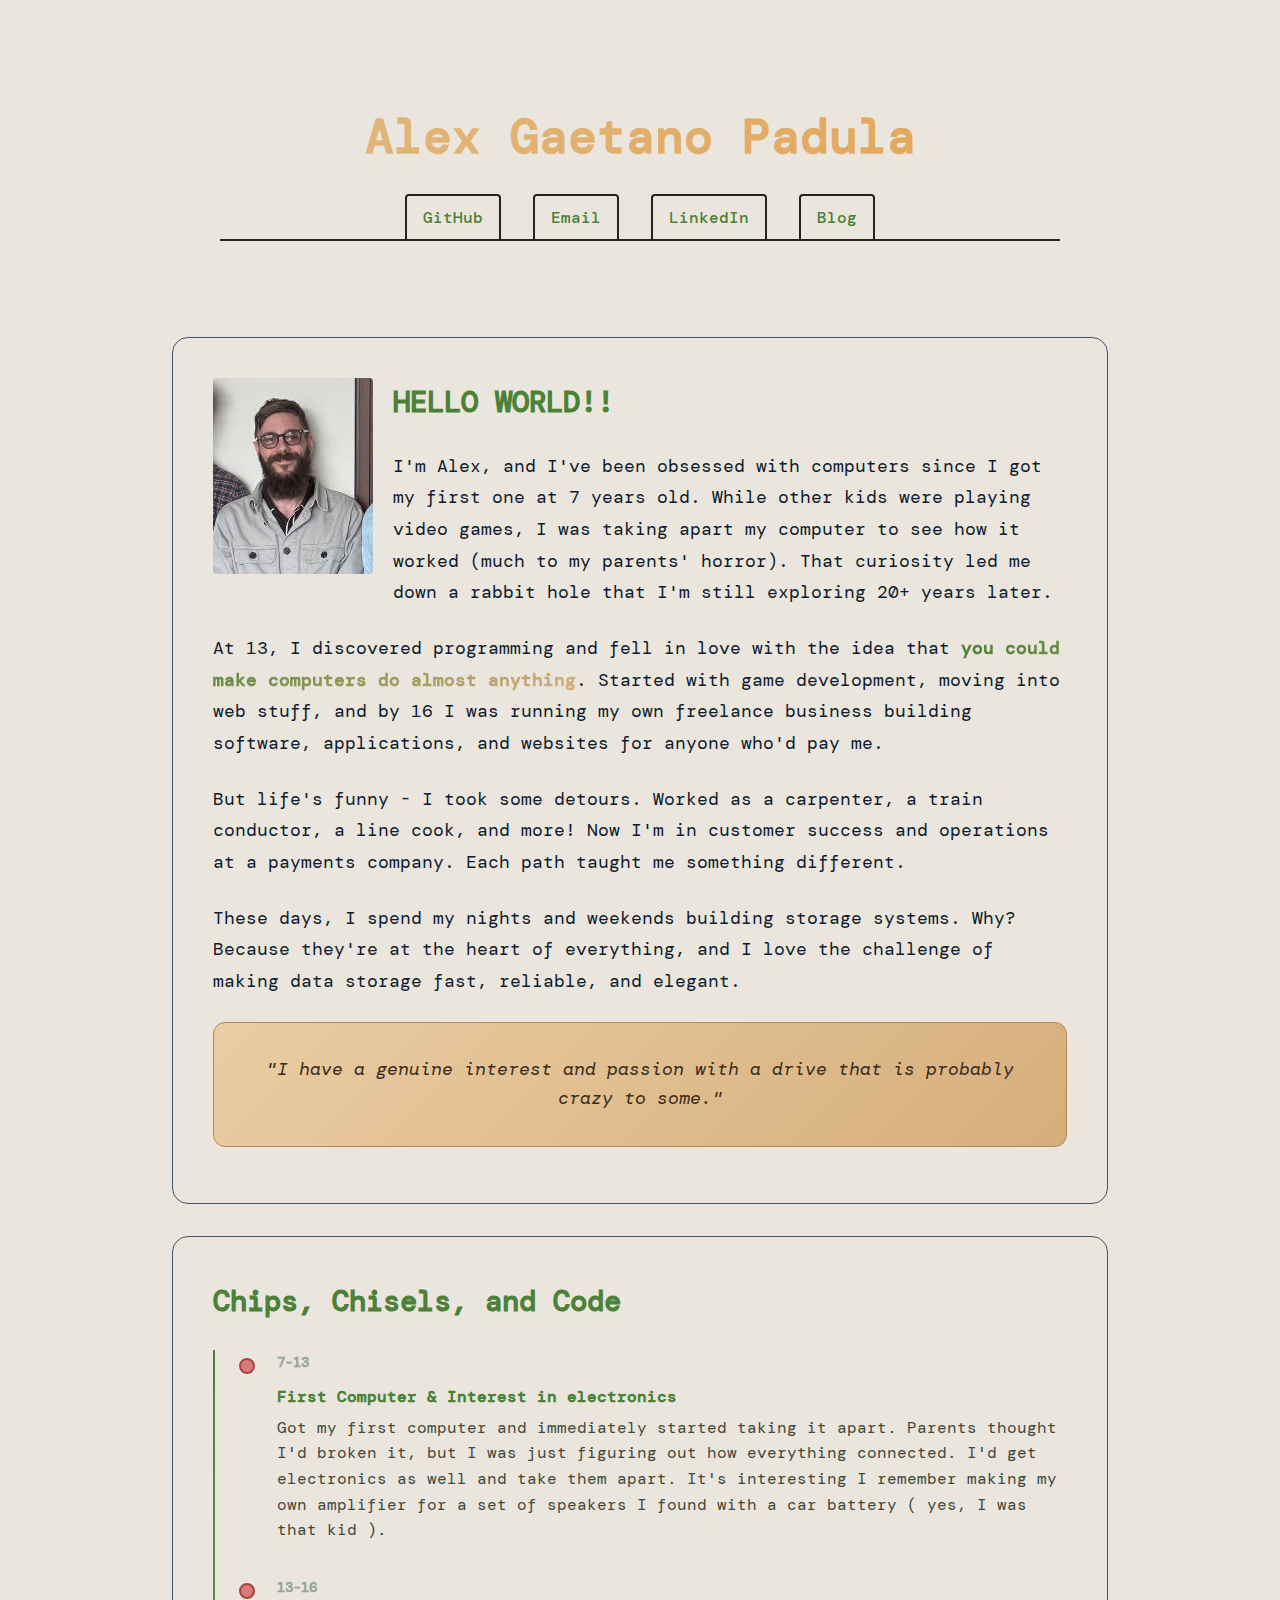
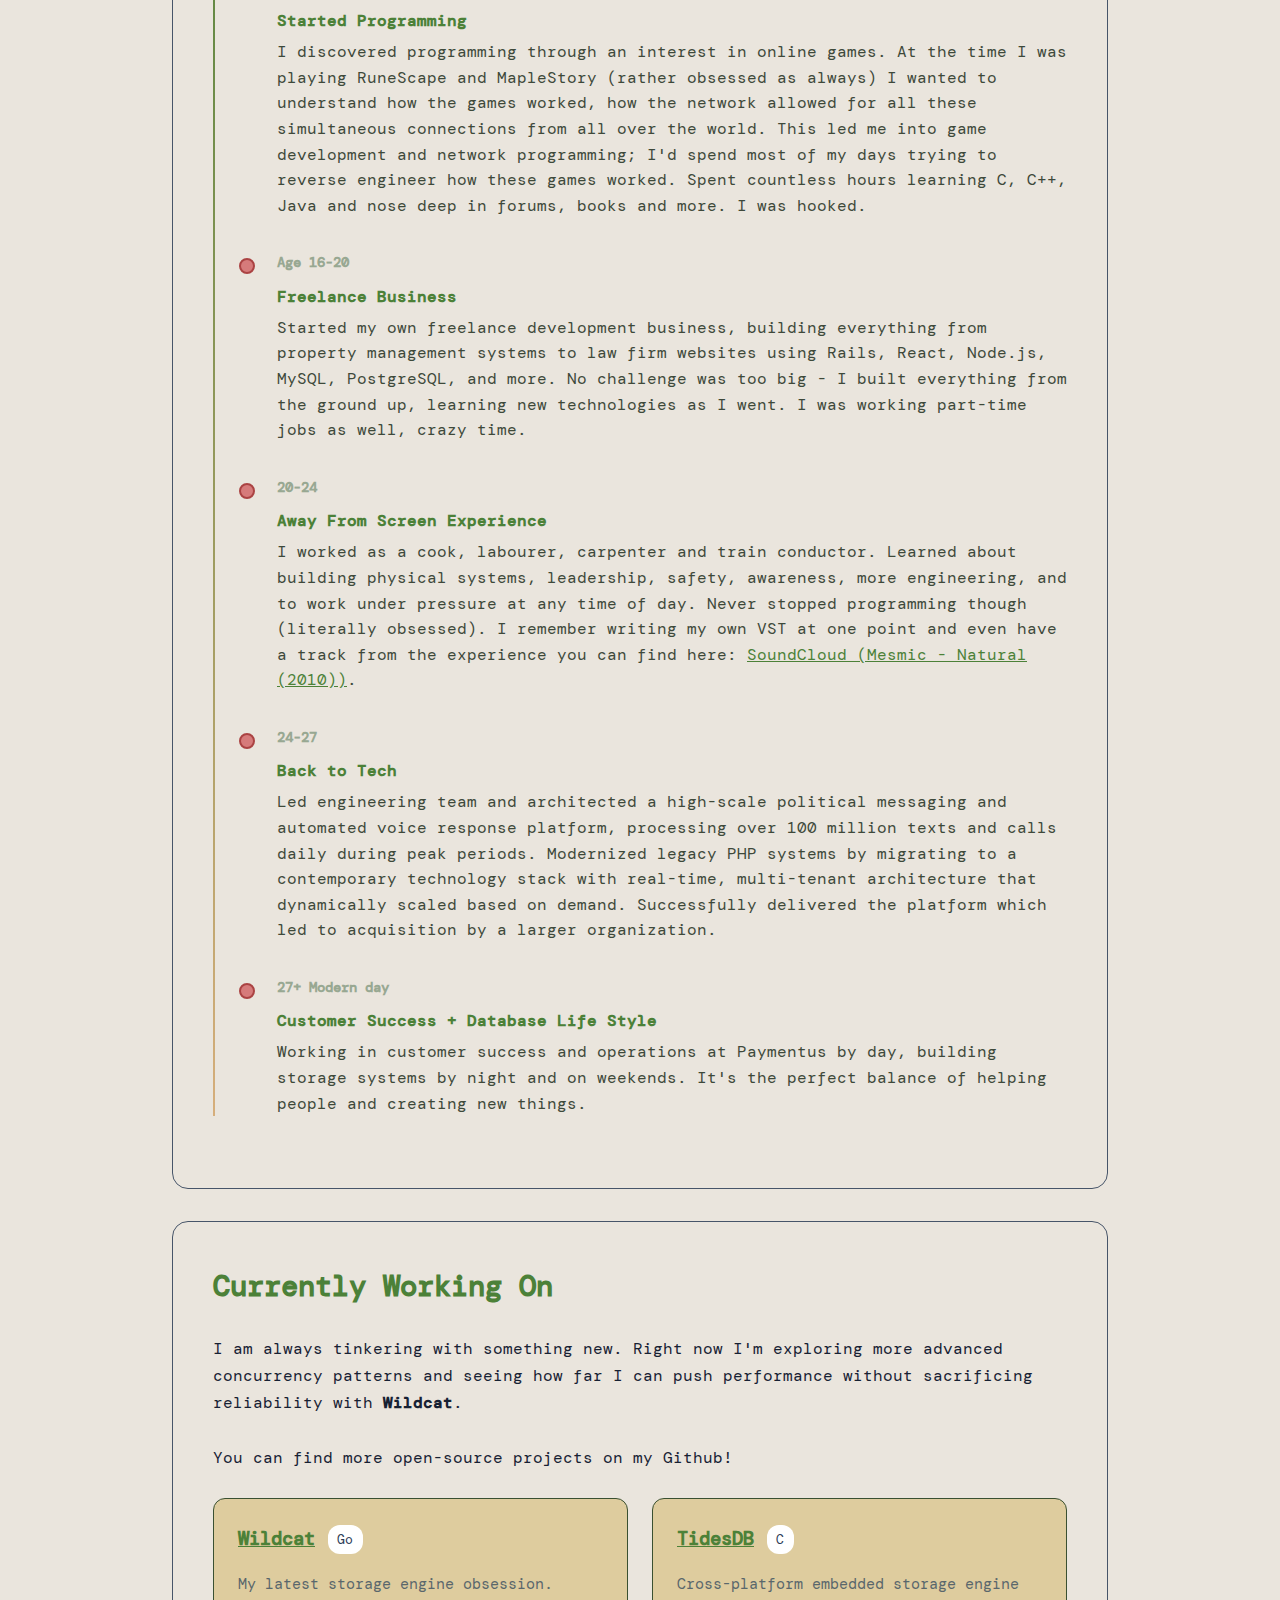
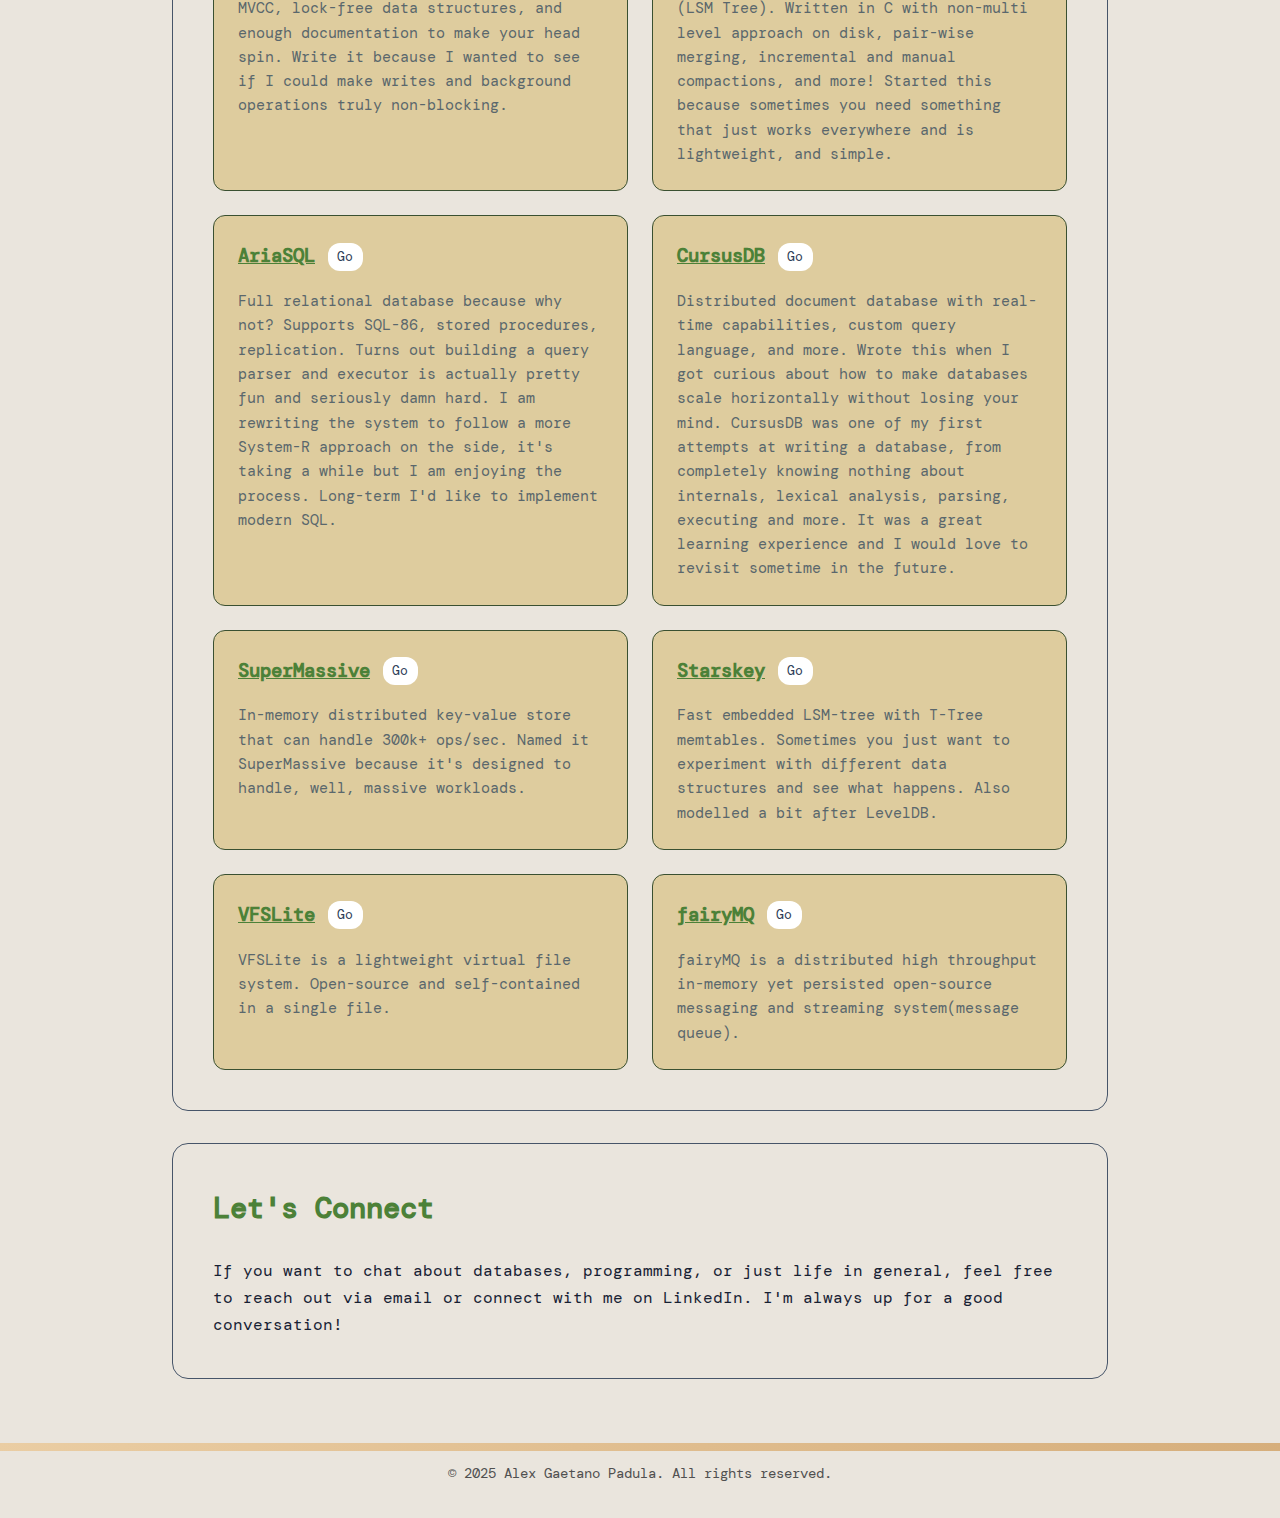
<file: index.html>
<!DOCTYPE html>
<html lang="en">
<head>
    <meta charset="UTF-8">
    <meta name="viewport" content="width=device-width, initial-scale=1.0">
    <title>Alex Gaetano Padula - Home</title>
    <meta name="description" content="Alex Gaetano Padula personal website.">
    <meta name="keywords" content="alex padula, programmer, engineer, databases, storage, storage engines">
    <meta name="author" content="Alex Gaetano Padula">
    <meta name="robots" content="index, follow">
    <meta name="language" content="en">
    <link rel="preconnect" href="https://fonts.googleapis.com">
    <link rel="preconnect" href="https://fonts.gstatic.com" crossorigin>
    <link href="https://fonts.googleapis.com/css2?family=DM+Mono:ital,wght@0,300;0,400;0,500;1,300;1,400;1,500&family=Hanuman:wght@100;300;400;700;900&family=Roboto:ital,wght@0,100..900;1,100..900&display=swap" rel="stylesheet">
    <link  rel="stylesheet" href="assets/styles.css"></link>
</head>
<body>
<div class="container">
    <div class="hero">
        <h1><a href="index.html">Alex Gaetano Padula</a></h1>
        <div class="hero-links">
            <a href="https://github.com/guycipher" target="_blank">GitHub</a>
            <a href="mailto:me@alexpadula.com">Email</a>
            <a href="https://www.linkedin.com/in/alex-padula-82b05b185/" target="_blank">LinkedIn</a>
            <a href="blog.html">Blog</a>
        </div>
    </div>

    <div class="content">
        <div class="card">
            <img class="me" alt="Alex Padula" src="assets/alex2.jpg" />
            <h2 class="section-title">
                HELLO WORLD!!
            </h2>
            <div class="story">
                <p>I'm Alex, and I've been obsessed with computers since I got my first one at 7 years old. While other kids were playing video games, I was taking apart my computer to see how it worked (much to my parents' horror). That curiosity led me down a rabbit hole that I'm still exploring 20+ years later.</p>

                <p>At 13, I discovered programming and fell in love with the idea that <span class="highlight">you could make computers do almost anything</span>. Started with game development, moving into web stuff, and by 16 I was running my own freelance business building software, applications, and websites for anyone who'd pay me.</p>

                <p>But life's funny - I took some detours. Worked as a carpenter, a train conductor, a line cook, and more! Now I'm in customer success and operations at a payments company. Each path taught me something different.</p>

                <p>These days, I spend my nights and weekends building storage systems. Why? Because they're at the heart of everything, and I love the challenge of making data storage fast, reliable, and elegant. </p>

        
            </div>

            <div class="quote-me">
                "I have a genuine interest and passion with a drive that is probably crazy to some."
            </div>
        </div>

        <div class="card">
            <h2 class="section-title">
                Chips, Chisels, and Code
            </h2>
            <div class="timeline">
                <div class="timeline-item">
                    <div class="timeline-year">7-13</div>
                    <div class="timeline-title">First Computer & Interest in electronics</div>
                    <div class="timeline-content">
                        Got my first computer and immediately started taking it apart. Parents thought I'd broken it, but I was just figuring out how everything connected.

                        I'd get electronics as well and take them apart.  It's interesting I remember making my own amplifier for a set of speakers I found with a car battery ( yes, I was that kid ).
                    </div>
                </div>

                <div class="timeline-item">
                    <div class="timeline-year">13-16</div>
                    <div class="timeline-title">Started Programming</div>
                    <div class="timeline-content">
                        I discovered programming through an interest in online games.  At the time I was playing RuneScape and MapleStory (rather obsessed as always) I wanted to understand how the games worked, how the network allowed for all these simultaneous connections from all over the world.  This led me into game development and network programming;  I'd spend most of my days trying to reverse engineer how these games worked. Spent countless hours learning C, C++, Java and nose deep in forums, books and more. I was hooked.
                    </div>
                </div>

                <div class="timeline-item">
                    <div class="timeline-year">Age 16-20</div>
                    <div class="timeline-title">Freelance Business</div>
                    <div class="timeline-content">
                        Started my own freelance development business, building everything from property management systems to law firm websites using Rails, React, Node.js, MySQL, PostgreSQL, and more. No challenge was too big - I built everything from the ground up, learning new technologies as I went.  I was working part-time jobs as well, crazy time.
                    </div>
                </div>

                <div class="timeline-item">
                    <div class="timeline-year">20-24</div>
                    <div class="timeline-title">Away From Screen Experience</div>
                    <div class="timeline-content">
                        I worked as a cook, labourer, carpenter and train conductor. Learned about building physical systems, leadership, safety, awareness, more engineering, and to work under pressure at any time of day. Never stopped programming though (literally obsessed).  I remember writing my own VST at one point and even have a track from the experience you can find here: <a href="https://on.soundcloud.com/chvFzhwtDVmeECpypL" target="_blank">SoundCloud (Mesmic - Natural (2010))</a>.
                    </div>
                </div>

                <div class="timeline-item">
                    <div class="timeline-year">24-27</div>
                    <div class="timeline-title">Back to Tech</div>
                    <div class="timeline-content">
                        Led engineering team and architected a high-scale political messaging and automated voice response platform, processing over 100 million texts and calls daily during peak periods. Modernized legacy PHP systems by migrating to a contemporary technology stack with real-time, multi-tenant architecture that dynamically scaled based on demand.

                        Successfully delivered the platform which led to acquisition by a larger organization.
                    </div>
                </div>

                <div class="timeline-item">
                    <div class="timeline-year">27+ Modern day</div>
                    <div class="timeline-title">Customer Success + Database Life Style</div>
                    <div class="timeline-content">
                        Working in customer success and operations at Paymentus by day, building storage systems by night and on weekends. It's the perfect balance of helping people and creating new things.
                    </div>
                </div>
            </div>
        </div>

        <div class="card">
            <h2 class="section-title">
                Currently Working On
            </h2>
            <p>I am always tinkering with something new. Right now I'm exploring more advanced concurrency patterns and seeing how far I can push performance without sacrificing reliability with <strong>Wildcat</strong>.  <br/><br/>You can find more open-source projects on my Github!</p><br/>
            <div class="projects-grid">
                <div class="project-card">
                    <div class="project-header">
                        <div class="project-name"><a target="_blank" href="https://github.com/wildcatdb/wildcat">Wildcat</a></div>
                        <div class="project-tech">Go</div>
                    </div>
                    <div class="project-description">
                        My latest storage engine obsession. MVCC, lock-free data structures, and enough documentation to make your head spin. Write it because I wanted to see if I could make writes and background operations truly non-blocking.
                    </div>
                </div>

                <div class="project-card">
                    <div class="project-header">
                        <div class="project-name"><a target="_blank" href="https://github.com/tidesdb/tidesdb">TidesDB</a></div>
                        <div class="project-tech">C</div>
                    </div>
                    <div class="project-description">
                        Cross-platform embedded storage engine (LSM Tree). Written in C with non-multi level approach on disk, pair-wise merging, incremental and manual compactions, and more! Started this because sometimes you need something that just works everywhere and is lightweight, and simple.
                    </div>
                </div>

                <div class="project-card">
                    <div class="project-header">
                        <div class="project-name"><a target="_blank" href="https://github.com/ariasql/ariasql">AriaSQL</a></div>
                        <div class="project-tech">Go</div>
                    </div>
                    <div class="project-description">
                        Full relational database because why not? Supports SQL-86, stored procedures, replication. Turns out building a query parser and executor is actually pretty fun and seriously damn hard.  I am rewriting the system to follow a more System-R approach on the side, it's taking a while but I am enjoying the process.  Long-term I'd like to implement modern SQL.
                    </div>
                </div>

                <div class="project-card">
                    <div class="project-header">
                        <div class="project-name"><a target="_blank" href="https://github.com/cursusdb/cursusdb">CursusDB</a></div>
                        <div class="project-tech">Go</div>
                    </div>
                    <div class="project-description">
                        Distributed document database with real-time capabilities, custom query language, and more. Wrote this when I got curious about how to make databases scale horizontally without losing your mind.  CursusDB was one of my first attempts at writing a database, from completely knowing nothing about internals, lexical analysis, parsing, executing and more.  It was a great learning experience and I would love to revisit sometime in the future.
                    </div>
                </div>

                <div class="project-card">
                    <div class="project-header">
                        <div class="project-name"><a target="_blank" href="https://github.com/supermassivedb">SuperMassive</a></div>
                        <div class="project-tech">Go</div>
                    </div>
                    <div class="project-description">
                        In-memory distributed key-value store that can handle 300k+ ops/sec. Named it SuperMassive because it's designed to handle, well, massive workloads.
                    </div>
                </div>

                <div class="project-card">
                    <div class="project-header">
                        <div class="project-name"><a target="_blank" href="https://github.com/starskey-io">Starskey</a></div>
                        <div class="project-tech">Go</div>
                    </div>
                    <div class="project-description">
                        Fast embedded LSM-tree with T-Tree memtables. Sometimes you just want to experiment with different data structures and see what happens.  Also modelled a bit after LevelDB.
                    </div>
                </div>

                <div class="project-card">
                    <div class="project-header">
                        <div class="project-name"><a target="_blank" href="https://github.com/vfslite">VFSLite</a></div>
                        <div class="project-tech">Go</div>
                    </div>
                    <div class="project-description">
                        VFSLite is a lightweight virtual file system. Open-source and self-contained in a single file.
                    </div>
                </div>

                <div class="project-card">
                    <div class="project-header">
                        <div class="project-name"><a target="_blank" href="https://github.com/fairymq">fairyMQ</a></div>
                        <div class="project-tech">Go</div>
                    </div>
                    <div class="project-description">
                        fairyMQ is a distributed high throughput in-memory yet persisted open-source messaging and streaming system(message queue).
                    </div>
                </div>
            </div>
        </div>

        <div class="card">
            <h2 class="section-title">
                Let's Connect
            </h2>
            <p>If you want to chat about databases, programming, or just life in general, feel free to reach out via email or connect with me on LinkedIn. I'm always up for a good conversation!</p>
        </div>
    </div>
</div>
<footer>
    <section class="footer-bar"></section>
    <p>&copy; 2025 Alex Gaetano Padula. All rights reserved.</p>
</footer>
</body>
</html>
</file>
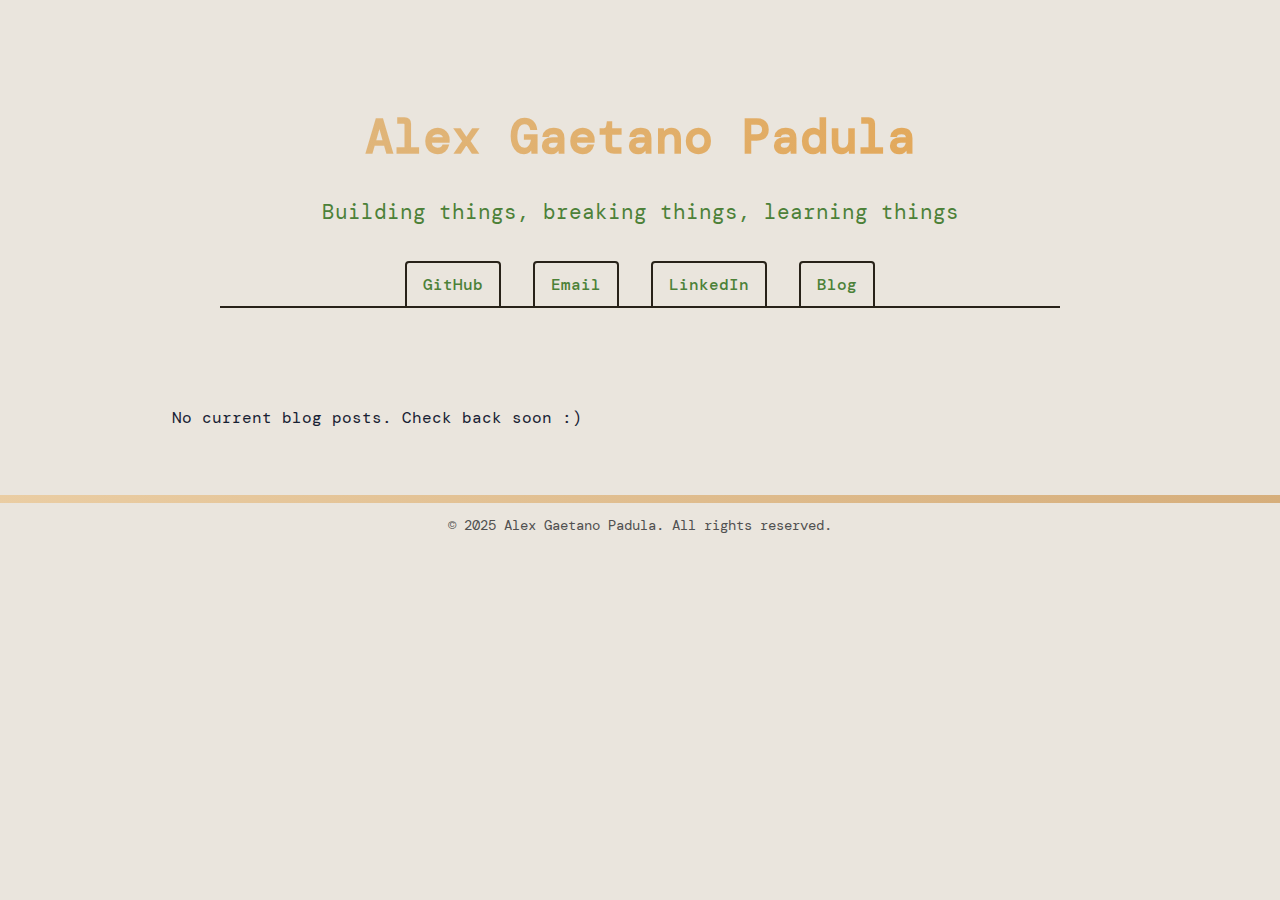
<file: blog.html>
<!DOCTYPE html>
<html lang="en">
<head>
    <meta charset="UTF-8">
    <meta name="viewport" content="width=device-width, initial-scale=1.0">
    <title>Alex Gaetano Padula</title>
    <link rel="preconnect" href="https://fonts.googleapis.com">
    <link rel="preconnect" href="https://fonts.gstatic.com" crossorigin>
    <link href="https://fonts.googleapis.com/css2?family=DM+Mono:ital,wght@0,300;0,400;0,500;1,300;1,400;1,500&family=Hanuman:wght@100;300;400;700;900&family=Roboto:ital,wght@0,100..900;1,100..900&display=swap" rel="stylesheet">
    <link  rel="stylesheet" href="assets/styles.css"></link>
</head>
<body>
<div class="container">
    <div class="hero">
        <h1><a href="index.html">Alex Gaetano Padula</a></h1>
        <p class="hero-subtitle">Building things, breaking things, learning things</p>
        <div class="hero-links">
            <a href="https://github.com/guycipher" target="_blank">GitHub</a>
            <a href="mailto:me@alexpadula.com">Email</a>
            <a href="https://www.linkedin.com/in/alex-padula-82b05b185/" target="_blank">LinkedIn</a>
            <a href="blog.html">Blog</a>
        </div>
    </div>

    <p>No current blog posts.  Check back soon :)</p>

</div>

<footer>
    <section class="footer-bar"></section>
    <p>&copy; 2025 Alex Gaetano Padula. All rights reserved.</p>
</footer>
</body>
</html>
</file>
<file: assets/styles.css>
* {
    margin: 0;
    padding: 0;
    box-sizing: border-box;
}

body {
    font-family: "DM Mono", monospace;
    line-height: 1.7;
    color: #172133;
    background: #eae5dd;
    min-height: 100vh;
}

a, a:visited {
    color: #4c8138;
}

a:hover {
    color: #305722; 
}

.container {
    max-width: 1000px;
    margin: 0 auto;
    padding: 2rem;
}

.hero {
    padding: 4rem 3rem;
    text-align: center;
    margin-bottom: 2rem;
}

.hero h1 {
    font-size: 3rem;
    font-weight: 800;
    background: linear-gradient(135deg, #dfb983, #e3a553);
    -webkit-background-clip: text;
    -webkit-text-fill-color: transparent;
    margin-bottom: 1rem;
}

.hero-subtitle {
    font-size: 1.3rem;
    color: #4c8138;
    margin-bottom: 2rem;
    font-weight: 400;
}

.hero-links {
    display: flex;
    justify-content: center;
    gap: 2rem;
    flex-wrap: wrap;
    border-bottom: 2px solid #282219;
}

.hero-links a {
    color: #4c8138;
    text-decoration: none;
    font-weight: 500;
    padding: 0.5rem 1rem;
    margin-bottom: -2px;
    border: 2px solid #282219;
    -webkit-border-top-left-radius: 4px;
    -webkit-border-top-right-radius: 4px;
    -moz-border-radius-topleft: 4px;
    -moz-border-radius-topright: 4px;
    border-top-left-radius: 4px;
    border-top-right-radius: 4px;
    transition: all 0.3s;
}

.hero-links a:hover {
    background: #ffffff;
}

.content {
    display: grid;
    gap: 2rem;
}

.card {
    border-radius: 16px;
    padding: 2.5rem;
    border: 1px solid #475569;
}

.section-title {
    font-size: 1.8rem;
    font-weight: 700;
    color: #4c8138;
    margin-bottom: 1.5rem;
    display: flex;
    align-items: center;
    gap: 0.5rem;
}

.emoji {
    font-size: 1.5rem;
}

.story {
    font-size: 1.1rem;
    line-height: 1.8;
    color: #0e1b2c;
}

.story p {
    margin-bottom: 1.5rem;
}

.highlight {
    background: linear-gradient(135deg, #4c8138, #d6ae7b);
    -webkit-background-clip: text;
    -webkit-text-fill-color: transparent;
    font-weight: 600;
}

.timeline {
    position: relative;
    padding-left: 2rem;
}

.timeline::before {
    content: '';
    position: absolute;
    left: 0;
    top: 0;
    bottom: 0;
    width: 2px;
    background: linear-gradient(to bottom, #4c8138, #d6ae7b);
}

.timeline-item {
    position: relative;
    margin-bottom: 2rem;
    padding-left: 2rem;
}

.timeline-item::before {
    content: '';
    position: absolute;
    left: -6px;
    top: 0.5rem;
    width: 12px;
    height: 12px;
    background: #d67b7b;
    border-radius: 50%;
    border: 2px solid #ab4343;
}

.timeline-year {
    font-size: 0.9rem;
    color: #98a892;
    font-weight: 600;
    margin-bottom: 0.5rem;
}

.timeline-content {
    color: #3e493a;
    line-height: 1.6;
}

.timeline-title {
    font-weight: 600;
    color: #4c8138;
    margin-bottom: 0.3rem;
}

.projects-grid {
    display: grid;
    grid-template-columns: repeat(auto-fit, minmax(300px, 1fr));
    gap: 1.5rem;
}

.project-card {
    background: #decc9e;
    border-radius: 12px;
    padding: 1.5rem;
    border: 1px solid #3a5031;
    transition: all 0.3s;
}

.project-card:hover {
    border-color: #8ea486;
    transform: translateY(-2px);
}

.project-header {
    display: flex;
    align-items: center;
    gap: 0.8rem;
    margin-bottom: 1rem;
}

.project-name {
    font-size: 1.2rem;
    font-weight: 600;
    color: #000000;
}

.project-tech {
    font-size: 0.8rem;
    background: #ffffff;
    color: #2b3b56;
    padding: 0.2rem 0.6rem;
    border-radius: 12px;
}

.project-description {
    color: #5a676c;
    line-height: 1.6;
    font-size: 0.95rem;
}

.quote-me {
    background: linear-gradient(135deg, #eacda3 0%, #d6ae7b 100%);
    border: 1px solid #b08958;
    border-radius: 12px;
    padding: 2rem;
    margin: 1rem 0;
    font-style: italic;
    color: #3a2b18;
    text-align: center;
    font-size: 1.1rem;
}

.me {
    width: 160px;
    float: left;
    border-radius: 4px;
    margin-right: 20px;
    margin-bottom: 20px;
}

.footer-bar {
    display: block;
    width: 100%;
    height: 8px;
    background: linear-gradient(135deg, #eacda3, #d6ae7b);
    margin-bottom: 10px;
}

footer {
    text-align: center;
    padding: 2rem 0;
    color: #505050;
    font-size: 0.9rem;

}

@media (max-width: 768px) {
    .container {
        padding: 1rem;
    }

    .hero {
        padding: 0.5rem 0.6rem;
    }

    .hero h1 {
        font-size: 1.6rem;
    }


    .hero-links {
        display: flex;
        justify-content: center;
        gap: 0.5rem;
        flex-wrap: wrap;
        border-bottom: 2px solid #282219;
    }

    .hero-links a {
        padding: 0.2rem 0.4rem;
        font-size: 0.8rem;
    }

    .card {
        padding: 2rem;
    }
}
</file>
